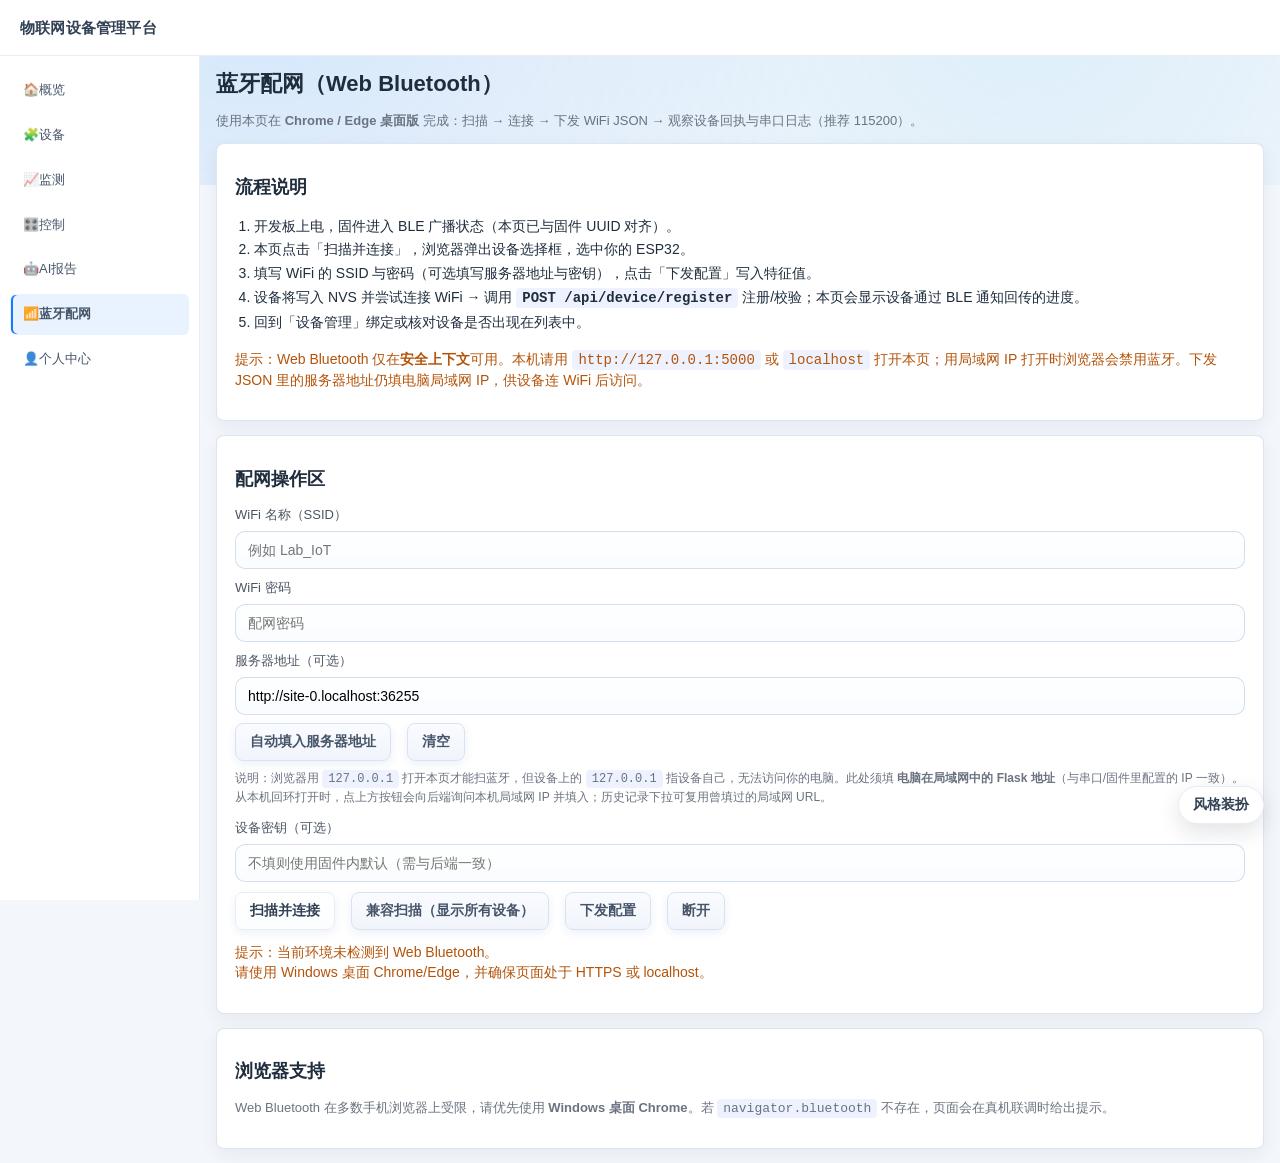
<file: static/pages/ble_setup.html>
<!DOCTYPE html>
<html lang="zh-CN">
<head>
  <meta charset="UTF-8" />
  <meta name="viewport" content="width=device-width, initial-scale=1.0" />
  <title>蓝牙配网 — 物联网设备管理平台</title>
  <link rel="stylesheet" href="/static/css/common.css" />
</head>
<body data-page="ble">
  <header class="topbar">
    <span class="brand">物联网设备管理平台</span>
    <nav>
      <a href="/pages/index.html" data-nav="index">概览</a>
      <a href="/pages/devices.html" data-nav="devices">设备</a>
      <a href="/pages/monitor.html" data-nav="monitor">监测</a>
      <a href="/pages/control.html" data-nav="control">控制</a>
      <a href="/pages/ai_report.html" data-nav="ai">AI报告</a>
      <a href="/pages/ble_setup.html" data-nav="ble">蓝牙配网</a>
      <a href="/pages/profile.html" data-nav="profile">个人中心</a>
    </nav>
  </header>
  <main class="container">
    <h1>蓝牙配网（Web Bluetooth）</h1>
    <p class="muted">使用本页在 <strong>Chrome / Edge 桌面版</strong> 完成：扫描 → 连接 → 下发 WiFi JSON → 观察设备回执与串口日志（推荐 115200）。</p>

    <section class="card wide">
      <h2>流程说明</h2>
      <ol class="steps">
        <li>开发板上电，固件进入 BLE 广播状态（本页已与固件 UUID 对齐）。</li>
        <li>本页点击「扫描并连接」，浏览器弹出设备选择框，选中你的 ESP32。</li>
        <li>填写 WiFi 的 SSID 与密码（可选填写服务器地址与密钥），点击「下发配置」写入特征值。</li>
        <li>设备将写入 NVS 并尝试连接 WiFi → 调用 <strong><code>POST /api/device/register</code></strong> 注册/校验；本页会显示设备通过 BLE 通知回传的进度。</li>
        <li>回到「设备管理」绑定或核对设备是否出现在列表中。</li>
      </ol>
      <p class="tip">提示：Web Bluetooth 仅在<strong>安全上下文</strong>可用。本机请用 <code>http://127.0.0.1:5000</code> 或 <code>localhost</code> 打开本页；用局域网 IP 打开时浏览器会禁用蓝牙。下发 JSON 里的服务器地址仍填电脑局域网 IP，供设备连 WiFi 后访问。</p>
    </section>

    <section class="card wide">
      <h2>配网操作区</h2>
      <label>WiFi 名称（SSID）</label>
      <input type="text" id="ssid" placeholder="例如 Lab_IoT" />
      <label>WiFi 密码</label>
      <input type="password" id="pwd" placeholder="配网密码" />
      <label>服务器地址（可选）</label>
      <input type="text" id="server" list="server-history" autocomplete="off" placeholder="填电脑局域网 IP，如 http://192.168.1.5:5000（勿填 127.0.0.1）" />
      <datalist id="server-history"></datalist>
      <div class="btn-row ble-server-actions">
        <button type="button" class="btn inline btn-secondary" id="btn-server-origin">自动填入服务器地址</button>
        <button type="button" class="btn inline btn-secondary" id="btn-server-clear">清空</button>
      </div>
      <p class="muted ble-server-hint">说明：浏览器用 <code>127.0.0.1</code> 打开本页才能扫蓝牙，但设备上的 <code>127.0.0.1</code> 指设备自己，无法访问你的电脑。此处须填 <strong>电脑在局域网中的 Flask 地址</strong>（与串口/固件里配置的 IP 一致）。从本机回环打开时，点上方按钮会向后端询问本机局域网 IP 并填入；历史记录下拉可复用曾填过的局域网 URL。</p>
      <label>设备密钥（可选）</label>
      <input type="text" id="secret" placeholder="不填则使用固件内默认（需与后端一致）" />
      <div class="btn-row">
        <button type="button" class="btn inline" id="btn-scan">扫描并连接</button>
        <button type="button" class="btn inline btn-secondary" id="btn-scan-all">兼容扫描（显示所有设备）</button>
        <button type="button" class="btn inline btn-secondary" id="btn-send">下发配置</button>
        <button type="button" class="btn inline btn-secondary" id="btn-disconnect">断开</button>
      </div>
      <p id="log" class="tip log-box"></p>
    </section>

    <section class="card wide">
      <h2>浏览器支持</h2>
      <p class="muted">Web Bluetooth 在多数手机浏览器上受限，请优先使用 <strong>Windows 桌面 Chrome</strong>。若 <code>navigator.bluetooth</code> 不存在，页面会在真机联调时给出提示。</p>
    </section>
  </main>
  <script src="/static/js/nav.js"></script>
  <script src="/static/js/toast.js"></script>
  <script src="/static/js/api.js"></script>
  <script>
    // UUID 需与固件完全一致（见 firmware/esp32_ble_provisioning_gateway）
    const SERVICE_UUID = "9b5c0001-3f38-4f4a-9c2f-2b6c2e4b5c01";
    const CHAR_CONFIG_UUID = "9b5c0002-3f38-4f4a-9c2f-2b6c2e4b5c01"; // write
    const CHAR_STATUS_UUID = "9b5c0003-3f38-4f4a-9c2f-2b6c2e4b5c01"; // notify/read

    let g_device = null;
    let g_server = null;
    let g_configChar = null;
    let g_statusChar = null;

    var SERVER_HISTORY_KEY = "ble_server_base_history";
    var SERVER_LAST_KEY = "ble_server_base_last";
    var SERVER_HISTORY_MAX = 10;

    function loadServerHistoryList() {
      try {
        var raw = localStorage.getItem(SERVER_HISTORY_KEY);
        var arr = raw ? JSON.parse(raw) : [];
        return Array.isArray(arr) ? arr : [];
      } catch (_) {
        return [];
      }
    }

    /** 设备访问的 Base URL 不能是回环：设备上的 127.0.0.1 不是开发机 */
    function isLoopbackServerUrl(url) {
      try {
        var u = new URL(String(url).trim());
        var h = (u.hostname || "").toLowerCase();
        return h === "localhost" || h === "127.0.0.1" || h === "::1";
      } catch (_) {
        return false;
      }
    }

    function isLoopbackPage() {
      var h = (location.hostname || "").toLowerCase();
      return h === "localhost" || h === "127.0.0.1" || h === "::1";
    }

    function saveServerUrl(url) {
      var u = String(url || "").trim();
      if (!u) return;
      if (isLoopbackServerUrl(u)) return;
      try {
        var list = loadServerHistoryList().filter(function (x) {
          return x !== u;
        });
        list.unshift(u);
        if (list.length > SERVER_HISTORY_MAX) list = list.slice(0, SERVER_HISTORY_MAX);
        localStorage.setItem(SERVER_HISTORY_KEY, JSON.stringify(list));
        localStorage.setItem(SERVER_LAST_KEY, u);
      } catch (_) {}
      refreshServerDatalist();
    }

    function refreshServerDatalist() {
      var dl = document.getElementById("server-history");
      if (!dl) return;
      dl.innerHTML = "";
      loadServerHistoryList().forEach(function (u) {
        if (isLoopbackServerUrl(u)) return;
        var o = document.createElement("option");
        o.value = u;
        dl.appendChild(o);
      });
    }

    function initServerField() {
      var inp = document.getElementById("server");
      if (!inp) return;
      var last = null;
      try {
        last = localStorage.getItem(SERVER_LAST_KEY);
      } catch (_) {}
      if (last) {
        if (isLoopbackServerUrl(last)) {
          try {
            localStorage.removeItem(SERVER_LAST_KEY);
          } catch (_) {}
        } else {
          inp.value = last;
        }
      }
      if (!inp.value && (location.protocol === "http:" || location.protocol === "https:")) {
        if (!isLoopbackPage()) {
          inp.value = location.origin;
        }
      }
      refreshServerDatalist();
    }

    async function fillServerOrigin() {
      var inp = document.getElementById("server");
      if (!inp) return;
      if (!(location.protocol === "http:" || location.protocol === "https:")) {
        showToast("当前非 http(s) 页面，请手动输入", "info");
        return;
      }
      if (!isLoopbackPage()) {
        inp.value = location.origin;
        showToast("已填入 " + location.origin, "info");
        return;
      }
      try {
        var d = await apiFetch("/api/server/lan-hint");
        var base = d && d.base ? String(d.base).trim() : "";
        var ip = d && d.ip ? String(d.ip).trim() : "";
        if (!base || ip === "127.0.0.1" || isLoopbackServerUrl(base)) {
          showToast("未能检测到可用的局域网 IP，请手动填写，例如 http://192.168.1.5:5000", "err");
          inp.focus();
          return;
        }
        inp.value = base;
        showToast("已填入 " + base + "（供设备访问，非本页浏览器地址）", "info");
      } catch (e) {
        showToast(
          (e && e.message ? e.message : "获取局域网地址失败") + "，请手动填写电脑局域网 IP",
          "err"
        );
        inp.focus();
      }
    }

    function setLog(msg) {
      document.getElementById("log").textContent = msg;
    }
    function appendLog(line) {
      const el = document.getElementById("log");
      el.textContent = (el.textContent ? el.textContent + "\n" : "") + line;
    }
    function ensureBluetooth() {
      if (!navigator.bluetooth) {
        throw new Error("当前浏览器不支持 Web Bluetooth，或页面不在安全上下文（需 HTTPS 或 localhost）。请使用 Windows 桌面 Chrome/Edge。");
      }
    }
    function decodeValue(value) {
      try {
        return new TextDecoder("utf-8").decode(value);
      } catch (e) {
        return String(value);
      }
    }
    function now() {
      const d = new Date();
      return d.toLocaleTimeString();
    }

    function formatBleError(e) {
      // https://webbluetoothcg.github.io/web-bluetooth/#dom-domexception-name
      const name = e && e.name ? e.name : "";
      const msg = e && e.message ? e.message : String(e);
      if (name === "NotAllowedError") {
        return "你取消/关闭了设备选择框，或浏览器拦截了蓝牙权限。请重新点「扫描并连接」，在弹窗里选择 ESP32。";
      }
      if (name === "NotFoundError") {
        return "未发现匹配设备（可能固件未广播/距离远/或按 UUID 过滤过严）。可试「兼容扫描（显示所有设备）」。";
      }
      if (name === "SecurityError") {
        return "安全上下文限制：需要 HTTPS 或 localhost 才能使用 Web Bluetooth。";
      }
      return `${name ? name + ": " : ""}${msg}`;
    }

    async function connectBle(useAcceptAllDevices) {
      ensureBluetooth();
      setLog("");
      appendLog(`[${now()}] 打开蓝牙设备选择框...`);

      // 默认：按 service 过滤（弹窗更干净）。兼容模式：显示全部设备（适合固件未在广告里带 service UUID，或 Windows 扫描不稳定时）。
      const req = useAcceptAllDevices
        ? { acceptAllDevices: true, optionalServices: [SERVICE_UUID] }
        : { filters: [{ services: [SERVICE_UUID] }], optionalServices: [SERVICE_UUID] };
      g_device = await navigator.bluetooth.requestDevice(req);

      g_device.addEventListener("gattserverdisconnected", () => {
        appendLog(`[${now()}] 设备已断开`);
        g_server = null;
        g_configChar = null;
        g_statusChar = null;
      });

      appendLog(`[${now()}] 已选择设备：${g_device.name || "(未命名)"}，正在连接...`);
      g_server = await g_device.gatt.connect();

      const svc = await g_server.getPrimaryService(SERVICE_UUID);
      g_configChar = await svc.getCharacteristic(CHAR_CONFIG_UUID);
      g_statusChar = await svc.getCharacteristic(CHAR_STATUS_UUID);

      appendLog(`[${now()}] 已连接，正在订阅状态通知...`);
      await g_statusChar.startNotifications();
      g_statusChar.addEventListener("characteristicvaluechanged", (event) => {
        const v = event.target.value;
        appendLog(`[${now()}] 设备回执：${decodeValue(v)}`);
      });

      // 读一次当前状态（可选）
      try {
        const v = await g_statusChar.readValue();
        appendLog(`[${now()}] 当前状态：${decodeValue(v)}`);
      } catch (e) {
        // 某些实现不允许 read，仅 notify，忽略即可
      }

      appendLog(`[${now()}] 就绪：可下发配置`);
    }

    async function sendConfig() {
      if (!g_configChar) throw new Error("尚未连接设备，请先点击「扫描并连接」。");
      const ssid = document.getElementById("ssid").value.trim();
      const pwd = document.getElementById("pwd").value;
      const server = document.getElementById("server").value.trim();
      const secret = document.getElementById("secret").value.trim();
      if (!ssid) throw new Error("请先填写 SSID。");
      if (server && isLoopbackServerUrl(server)) {
        throw new Error(
          "服务器地址不能为 127.0.0.1 或 localhost：在设备上回环指设备自己，无法访问你的电脑。请改为电脑局域网 IP，例如 http://192.168.188.19:5000"
        );
      }

      const payload = {
        ssid,
        password: pwd,
      };
      if (server) payload.server_base = server;
      if (secret) payload.device_secret = secret;

      const json = JSON.stringify(payload);
      appendLog(`[${now()}] 下发 JSON：${json}`);
      await g_configChar.writeValue(new TextEncoder().encode(json));
      appendLog(`[${now()}] 已写入特征值，等待设备处理...`);
      if (server) saveServerUrl(server);
    }

    async function disconnectBle() {
      if (g_device && g_device.gatt && g_device.gatt.connected) {
        g_device.gatt.disconnect();
      }
    }

    document.getElementById("btn-scan").addEventListener("click", async () => {
      try {
        await connectBle(false);
      } catch (e) {
        appendLog(`[${now()}] 失败：${formatBleError(e)}`);
        appendLog("排查：1) 使用 Chrome/Edge 桌面版；2) HTTPS/localhost；3) Windows 蓝牙已开启；4) 固件正在广播。");
        showToast("蓝牙连接失败", "err");
      }
    });
    document.getElementById("btn-scan-all").addEventListener("click", async () => {
      try {
        await connectBle(true);
      } catch (e) {
        appendLog(`[${now()}] 失败：${formatBleError(e)}`);
        appendLog("排查：1) Windows 蓝牙是否开启；2) ESP32 是否在广播（重启/靠近）；3) 若列表很长，优先找名称类似 ESP32-PROV-xxxxxx。");
        showToast("兼容扫描失败", "err");
      }
    });
    document.getElementById("btn-send").addEventListener("click", async () => {
      try {
        await sendConfig();
        showToast("配置已下发，等待设备回执", "ok");
      } catch (e) {
        appendLog(`[${now()}] 失败：${e && e.message ? e.message : e}`);
        showToast(e && e.message ? e.message : "配置下发失败", "err");
      }
    });
    document.getElementById("btn-disconnect").addEventListener("click", async () => {
      try {
        await disconnectBle();
        showToast("蓝牙已断开", "info");
      } catch (e) {
        appendLog(`[${now()}] 断开失败：${e && e.message ? e.message : e}`);
        showToast("断开失败", "err");
      }
    });

    document.getElementById("btn-server-origin").addEventListener("click", function () {
      fillServerOrigin();
    });
    (function syncServerFillButtonLabel() {
      var btn = document.getElementById("btn-server-origin");
      if (btn && isLoopbackPage()) btn.textContent = "自动填入局域网地址";
    })();
    document.getElementById("btn-server-clear").addEventListener("click", function () {
      var inp = document.getElementById("server");
      if (inp) inp.value = "";
    });

    initServerField();

    // 首屏提示
    if (!navigator.bluetooth) {
      setLog("提示：当前环境未检测到 Web Bluetooth。\n请使用 Windows 桌面 Chrome/Edge，并确保页面处于 HTTPS 或 localhost。");
    } else {
      setLog("就绪：点击「扫描并连接」。");
    }
  </script>
</body>
</html>
</file>
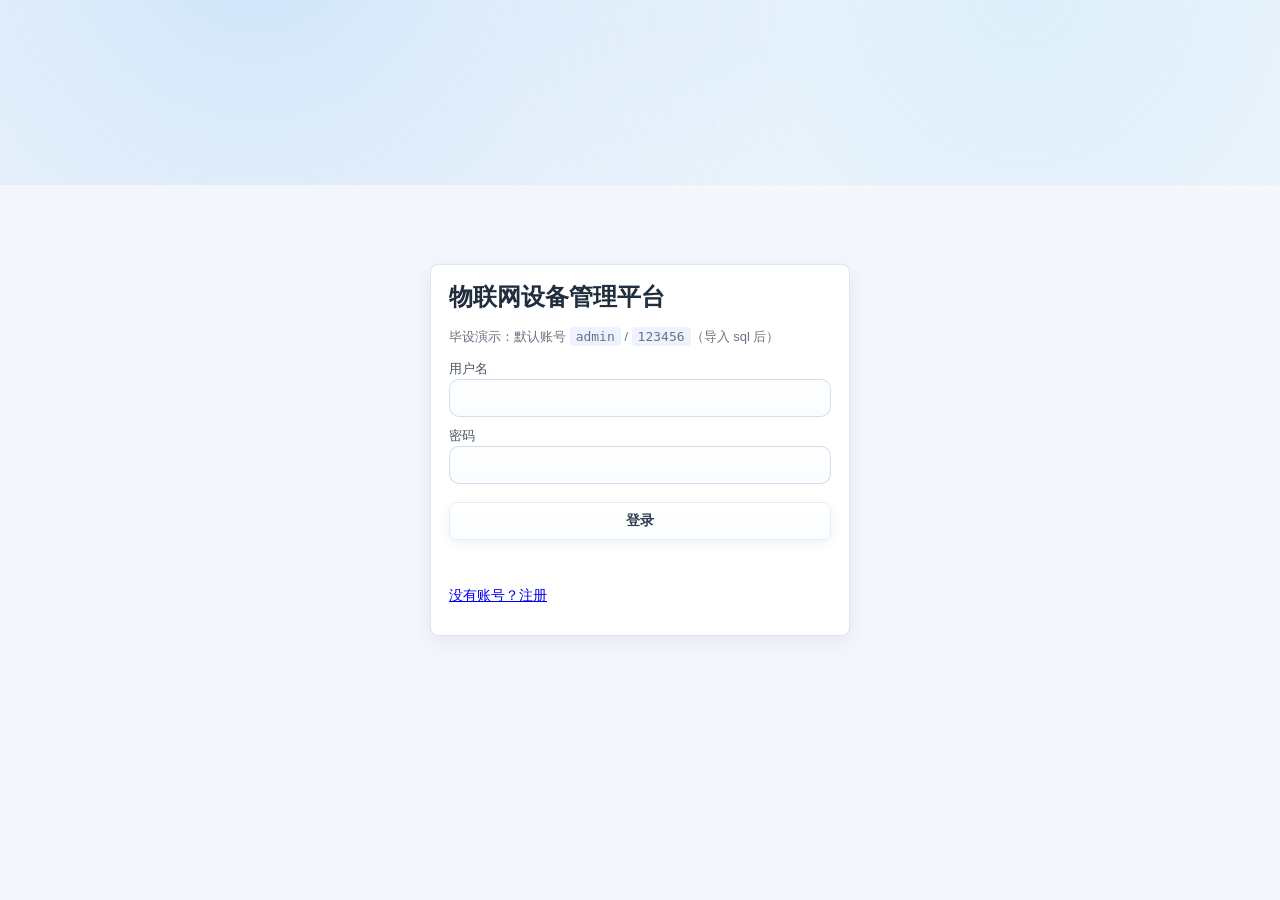
<file: static/pages/login.html>
<!DOCTYPE html>
<html lang="zh-CN">
<head>
  <meta charset="UTF-8" />
  <meta name="viewport" content="width=device-width, initial-scale=1.0" />
  <title>登录 — 物联网设备管理平台</title>
  <link rel="stylesheet" href="/static/css/common.css" />
</head>
<body class="page-center">
  <main class="card">
    <h1>物联网设备管理平台</h1>
    <p class="muted">毕设演示：默认账号 <code>admin</code> / <code>123456</code>（导入 sql 后）</p>
    <form id="form-login">
      <label>用户名<input name="username" required autocomplete="username" /></label>
      <label>密码<input name="password" type="password" required autocomplete="current-password" /></label>
      <button type="submit">登录</button>
    </form>
    <p id="tip" class="tip"></p>
    <p><a href="/pages/register.html">没有账号？注册</a></p>
  </main>
  <script src="/static/js/api.js"></script>
  <script>
    document.getElementById("form-login").addEventListener("submit", async (e) => {
      e.preventDefault();
      const tip = document.getElementById("tip");
      tip.textContent = "";
      const fd = new FormData(e.target);
      const body = { username: fd.get("username"), password: fd.get("password") };
      try {
        await apiFetch("/api/auth/login", { method: "POST", body: JSON.stringify(body) });
        tip.textContent = "登录成功，正在跳转…";
        window.location.href = "/pages/index.html";
      } catch (err) {
        tip.textContent = err.message || "登录失败";
      }
    });
  </script>
</body>
</html>
</file>
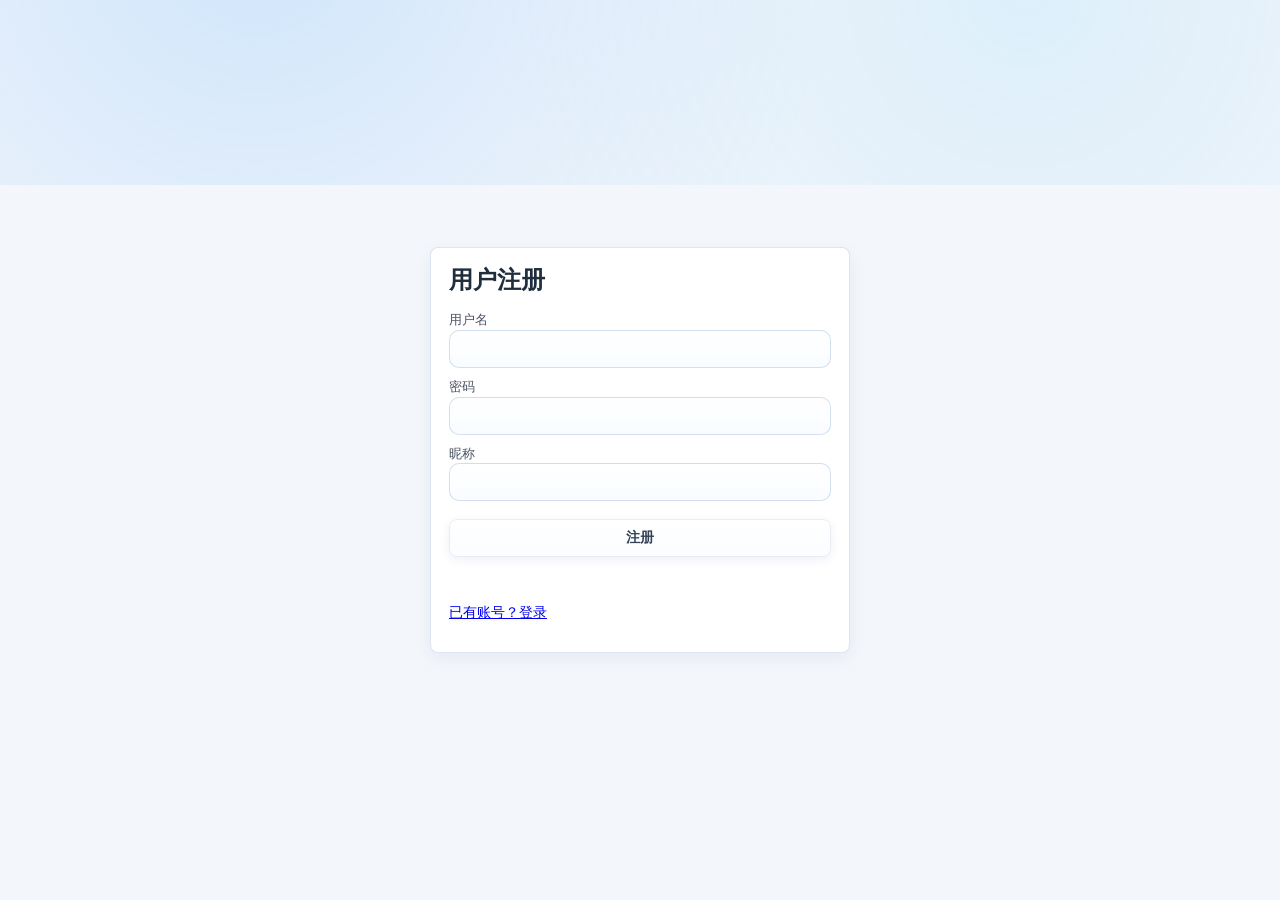
<file: static/pages/register.html>
<!DOCTYPE html>
<html lang="zh-CN">
<head>
  <meta charset="UTF-8" />
  <meta name="viewport" content="width=device-width, initial-scale=1.0" />
  <title>注册 — 物联网设备管理平台</title>
  <link rel="stylesheet" href="/static/css/common.css" />
</head>
<body class="page-center">
  <main class="card">
    <h1>用户注册</h1>
    <form id="form-reg">
      <label>用户名<input name="username" required minlength="3" /></label>
      <label>密码<input name="password" type="password" required minlength="6" /></label>
      <label>昵称<input name="nickname" /></label>
      <button type="submit">注册</button>
    </form>
    <p id="tip" class="tip"></p>
    <p><a href="/pages/login.html">已有账号？登录</a></p>
  </main>
  <script src="/static/js/api.js"></script>
  <script>
    document.getElementById("form-reg").addEventListener("submit", async (e) => {
      e.preventDefault();
      const tip = document.getElementById("tip");
      tip.textContent = "";
      const fd = new FormData(e.target);
      const body = {
        username: fd.get("username"),
        password: fd.get("password"),
        nickname: fd.get("nickname") || undefined,
      };
      try {
        await apiFetch("/api/auth/register", { method: "POST", body: JSON.stringify(body) });
        tip.textContent = "注册成功，请登录";
        setTimeout(() => (window.location.href = "/pages/login.html"), 800);
      } catch (err) {
        tip.textContent = err.message || "注册失败";
      }
    });
  </script>
</body>
</html>
</file>
<file: static/css/common.css>
/* 全站基础样式：毕设演示用简洁风 */
:root {
  --bg: #f3f6fb;
  --sidebar-bg: #ffffff;
  --topbar-bg: #ffffff;
  --card: #ffffff;
  --text: #1f2d3d;
  --muted: #6b7280;
  --primary: #1677ff;
  --primary-dark: #0958d9;
  --primary-soft: #e8f3ff;
  --border: #e8edf3;
  --ring: rgba(24, 144, 255, 0.2);
  --shadow-soft: 0 6px 18px rgba(26, 38, 57, 0.06);
  --glass-strong: rgba(236, 246, 255, 0.92);
  --glass-soft: rgba(247, 251, 255, 0.86);
  --glass-line: rgba(167, 188, 218, 0.38);
}
* { box-sizing: border-box; }
html {
  overflow-x: hidden;
  max-width: 100%;
}
body {
  max-width: 100%;
  overflow-x: hidden;
  margin: 0;
  font-family: "Segoe UI", "Microsoft YaHei", sans-serif;
  background: var(--bg);
  color: var(--text);
  line-height: 1.45;
  position: relative;
  font-size: 14px;
  animation: page-fade-in 0.2s ease;
}
/* 多页跳转时整页淡入会叠加入场动画，业务页关闭以减轻“切换迟钝”感 */
body[data-page] {
  animation: none;
}
body::before {
  content: "";
  position: fixed;
  top: -15%;
  left: 0;
  right: 0;
  width: 100%;
  max-width: 100%;
  height: 320px;
  background: radial-gradient(circle at 20% 20%, rgba(24, 144, 255, 0.16), transparent 55%),
              radial-gradient(circle at 80% 40%, rgba(56, 189, 248, 0.12), transparent 50%);
  pointer-events: none;
  z-index: -1;
  animation: bg-float 14s ease-in-out infinite alternate;
}
.page-center {
  min-height: 100vh;
  display: flex;
  align-items: center;
  justify-content: center;
  padding: 24px;
}
.card {
  background: var(--card);
  padding: 16px 18px;
  border-radius: 8px;
  border: 1px solid rgba(167, 188, 218, 0.38);
  box-shadow: var(--shadow-soft);
  max-width: 420px;
  width: 100%;
  transition: transform 0.22s ease, box-shadow 0.22s ease, border-color 0.22s ease;
  animation: card-in .28s ease both;
  backdrop-filter: blur(3px);
}
body[data-page] .card:hover {
  transform: translateY(-2px);
  box-shadow: 0 12px 28px rgba(15, 23, 42, 0.08);
  border-color: #d7e3f1;
}
.container .card,
.card.wide {
  max-width: none;
}
.container {
  max-width: none;
  width: auto;
  margin: 0;
  padding: 20px;
}
.container > .card + .card {
  margin-top: 14px;
}
.page-head {
  display: flex;
  align-items: end;
  justify-content: space-between;
  gap: 12px;
  margin-bottom: 14px;
}
.overview-hero {
  max-width: none;
  display: flex;
  align-items: center;
  justify-content: space-between;
  gap: 16px;
  background: linear-gradient(90deg, #eef6ff 0%, #f8fbff 60%, #ffffff 100%);
}
.hero-kicker {
  margin: 0;
  color: #3b82f6;
  font-size: 12px;
  font-weight: 700;
  text-transform: uppercase;
  letter-spacing: 0.08em;
}
.hero-actions .btn.inline {
  margin-right: 0;
}
.page-head h1 {
  margin: 0;
}
.page-head .muted {
  margin: 4px 0 0;
}
.topbar {
  display: flex;
  align-items: center;
  justify-content: space-between;
  flex-wrap: wrap;
  gap: 8px;
  padding: 12px 20px;
  background: var(--topbar-bg);
  border-bottom: 1px solid var(--border);
}
.topbar .brand {
  font-weight: 600;
  color: #334155;
  letter-spacing: 0.2px;
}
.topbar nav {
  display: flex;
  align-items: center;
  flex-wrap: wrap;
  gap: 4px 8px;
}
.topbar nav a {
  color: #4b5563;
  text-decoration: none;
  padding: 8px 12px;
  border-radius: 6px;
  font-size: 13px;
  font-weight: 500;
  transition: background-color 0.18s ease, color 0.18s ease, transform 0.18s ease;
  display: inline-flex;
  align-items: center;
  gap: 6px;
}
.topbar nav a .nav-icon {
  width: 16px;
  text-align: center;
  font-size: 13px;
  opacity: 0.85;
}
.topbar nav a.active {
  font-weight: 600;
  color: var(--primary);
  background: var(--primary-soft);
  box-shadow: inset 2px 0 0 var(--primary);
  animation: nav-active-pop 0.22s ease;
}
.topbar nav a:hover {
  background: #f4f7fb;
  transform: translateX(1px);
}
h1 { font-size: 24px; margin-top: 0; line-height: 1.3; }
h2 { font-size: 18px; line-height: 1.35; }
.muted { color: var(--muted); font-size: 13px; }
label { display: block; margin: 10px 0 6px; font-size: 13px; color: #4b5563; }
input {
  width: 100%;
  height: 38px;
  padding: 0 12px;
  border: 1px solid rgba(168, 188, 220, 0.48);
  border-radius: 10px;
  background: linear-gradient(180deg, rgba(255, 255, 255, 0.92) 0%, rgba(248, 252, 255, 0.86) 100%);
  backdrop-filter: blur(4px);
  font-size: 14px;
  transition: border-color 0.18s ease, box-shadow 0.18s ease, background-color 0.18s ease;
}
button,
.btn {
  margin-top: 12px;
  width: 100%;
  height: 38px;
  padding: 0 14px;
  border: 1px solid var(--border);
  border-radius: 8px;
  background: linear-gradient(180deg, #ffffff 0%, #fbfdff 100%);
  color: #334155;
  font-size: 14px;
  font-weight: 600;
  cursor: pointer;
  transition: background .18s ease, transform .12s ease, box-shadow .18s ease, filter .18s ease;
  position: relative;
  overflow: hidden;
  transform: perspective(600px) rotateX(0deg) rotateY(0deg);
  transform-style: preserve-3d;
  box-shadow: 0 3px 10px rgba(30, 64, 175, 0.08);
}
button.inline,
.btn.inline {
  width: auto;
  margin-top: 0;
  margin-right: 8px;
}
.btn-secondary {
  background: linear-gradient(180deg, #f9fbff 0%, #f1f5fb 100%);
  color: #475569;
  border-color: #d8e2f1;
}
.btn-danger {
  background: linear-gradient(180deg, #fff5f5 0%, #ffeaea 100%);
  color: #b91c1c;
  border-color: #fecaca;
}
button:hover,
.btn:hover {
  background: linear-gradient(180deg, #ffffff 0%, #f2f8ff 100%);
  border-color: #a8cdfd;
  box-shadow: 0 12px 24px rgba(30, 64, 175, 0.2), 0 4px 10px rgba(30, 64, 175, 0.08);
  filter: saturate(1.05);
  transform: perspective(600px) rotateX(var(--brx, 0deg)) rotateY(var(--bry, 0deg)) translateY(-1px) scale(var(--bscale, 1));
}
.btn-secondary:hover {
  background: linear-gradient(180deg, #ffffff 0%, #edf4ff 100%);
  border-color: #bfd2ee;
}
.btn-danger:hover {
  background: linear-gradient(180deg, #fff8f8 0%, #ffe1e1 100%);
  border-color: #fca5a5;
  box-shadow: 0 12px 24px rgba(239, 68, 68, 0.16), 0 4px 10px rgba(239, 68, 68, 0.08);
}
button:active,
.btn:active {
  transform: translateY(1px);
}
.btn::after {
  content: "";
  position: absolute;
  top: 0;
  left: -120%;
  width: 50%;
  height: 100%;
  background: linear-gradient(120deg, transparent, rgba(255, 255, 255, 0.35), transparent);
  transition: left 0.35s ease;
  pointer-events: none;
}
.btn:hover::after {
  left: 135%;
}
button::before,
.btn::before {
  content: "";
  position: absolute;
  inset: 0;
  border-radius: inherit;
  pointer-events: none;
  opacity: 0;
  background: linear-gradient(
    110deg,
    transparent 24%,
    rgba(56, 189, 248, 0.08) 40%,
    rgba(56, 189, 248, 0.48) 50%,
    rgba(99, 102, 241, 0.34) 56%,
    rgba(56, 189, 248, 0.12) 64%,
    transparent 80%
  );
  background-size: 220% 100%;
  background-position: 120% 0;
  transition: opacity 0.2s ease;
}
button:hover::before,
.btn:hover::before {
  opacity: 1;
  animation: glow-sweep 1.05s ease-in-out infinite;
}
button:disabled,
.btn:disabled {
  cursor: not-allowed;
  opacity: 0.6;
  box-shadow: none;
}
.btn-row {
  display: flex;
  flex-wrap: wrap;
  align-items: center;
  gap: 8px;
  margin-top: 10px;
}
.btn-row button,
.btn-row .btn {
  width: auto;
  margin-top: 0;
}
.tip { min-height: 1.2em; color: #b45309; }
.err { color: #dc2626; }
.ok { color: #059669; }
code { background: #eef2ff; padding: 2px 6px; border-radius: 4px; }

.stat-grid {
  display: grid;
  grid-template-columns: repeat(auto-fit, minmax(160px, 1fr));
  gap: 16px;
  margin: 16px 0;
}
.kpi-strip {
  display: grid;
  grid-template-columns: repeat(4, minmax(0, 1fr));
  gap: 12px;
  margin: 0 0 12px;
}
.kpi-card {
  background: #fff;
  border: 1px solid rgba(167, 188, 218, 0.4);
  border-radius: 12px;
  padding: 12px 14px 10px;
  transition: transform 0.2s ease, box-shadow 0.2s ease, border-color 0.2s ease;
  backdrop-filter: blur(3px);
}
.kpi-card:hover {
  transform: translateY(-2px);
  border-color: #d8e8ff;
  box-shadow: 0 10px 22px rgba(59, 130, 246, 0.1);
}
.kpi-card .kpi-label {
  font-size: 12px;
  color: var(--muted);
}
.kpi-card .kpi-value {
  margin-top: 8px;
  font-size: 22px;
  font-weight: 700;
  color: #0f172a;
  line-height: 1.2;
}
.kpi-card-clean {
  background: #ffffff;
  box-shadow: none;
}
.stat-box {
  background: #fff;
  border: 1px solid var(--border);
  border-radius: 8px;
  padding: 14px;
  transition: border-color 0.2s ease, box-shadow 0.2s ease;
}
.stat-box:hover {
  border-color: #cae4ff;
  box-shadow: 0 6px 14px rgba(59, 130, 246, 0.12);
}
.stat-box strong {
  display: block;
  font-size: 28px;
  color: var(--primary);
}
.data-table {
  width: 100%;
  border-collapse: collapse;
  font-size: 13px;
  margin-top: 10px;
}
.data-table th,
.data-table td {
  border: 1px solid var(--border);
  padding: 9px 10px;
  text-align: left;
  vertical-align: middle;
}
.data-table th {
  background: linear-gradient(180deg, var(--glass-strong) 0%, var(--glass-soft) 100%);
  color: #4b5563;
  font-weight: 600;
}
.data-table td {
  background: linear-gradient(180deg, rgba(255, 255, 255, 0.7) 0%, rgba(250, 253, 255, 0.64) 100%);
}
.data-table tbody tr {
  transition: background-color 0.18s ease;
}
.data-table tbody tr:hover {
  background: #f8fbff;
}
.table-actions {
  display: inline-flex;
  flex-wrap: wrap;
  gap: 6px;
}
.table-actions .btn.inline {
  margin-right: 0;
}
.form-grid {
  display: grid;
  grid-template-columns: 1fr 1fr;
  gap: 12px 16px;
  margin-top: 12px;
}
@media (max-width: 640px) {
  .form-grid { grid-template-columns: 1fr; }
}
textarea {
  width: 100%;
  min-height: 88px;
  padding: 8px 12px;
  border: 1px solid var(--glass-line);
  border-radius: 10px;
  background: linear-gradient(180deg, var(--glass-strong) 0%, var(--glass-soft) 100%);
  backdrop-filter: blur(4px);
  font-family: inherit;
  font-size: 14px;
}
select {
  width: 100%;
  height: 38px;
  padding: 0 12px;
  border-radius: 10px;
  border: 1px solid var(--glass-line);
  background: linear-gradient(180deg, var(--glass-strong) 0%, var(--glass-soft) 100%);
  backdrop-filter: blur(4px);
  font-size: 14px;
}
input:focus,
textarea:focus,
select:focus,
button:focus-visible,
.btn:focus-visible {
  outline: none;
  border-color: var(--primary);
  box-shadow: 0 0 0 3px var(--ring);
}
.steps {
  list-style: decimal;
  padding-left: 1.2rem;
  line-height: 1.7;
}
.chart-wrap {
  position: relative;
  height: 320px;
  margin-top: 10px;
}
.chart-wrap canvas {
  border-radius: 8px;
}
.report-detail {
  white-space: pre-wrap;
  line-height: 1.65;
  margin-top: 10px;
  padding: 12px;
  background: #f8fafc;
  border-radius: 8px;
  max-height: 360px;
  overflow: auto;
}

.card.wide {
  overflow-x: auto;
  min-width: 0;
  max-width: 100%;
}
.card-head {
  display: flex;
  align-items: start;
  justify-content: space-between;
  gap: 10px;
  margin-bottom: 10px;
}
.card-head h2 {
  margin: 0;
}
.card-head .muted {
  margin: 4px 0 0;
}
.grid-3 {
  display: grid;
  grid-template-columns: repeat(3, minmax(0, 1fr));
  gap: 12px 14px;
}
.grid-2 {
  display: grid;
  grid-template-columns: repeat(2, minmax(0, 1fr));
  gap: 12px;
}
.kv-grid {
  display: grid;
  grid-template-columns: repeat(2, minmax(0, 1fr));
  gap: 10px;
}
.kv-item {
  border: 1px solid var(--border);
  border-radius: 8px;
  padding: 10px 12px;
  background: #fcfdff;
}
.kv-item span {
  display: block;
  color: var(--muted);
  font-size: 12px;
}
.kv-item strong {
  display: block;
  margin-top: 4px;
  font-size: 15px;
  color: #0f172a;
}
.quick-links {
  display: grid;
  grid-template-columns: 1fr 1fr;
  gap: 8px;
}
.quick-links.clean {
  gap: 10px;
}
.action-tile {
  display: block;
  border: 1px solid rgba(167, 188, 218, 0.42);
  border-radius: 12px;
  padding: 12px;
  text-decoration: none;
  background: linear-gradient(180deg, #ffffff 0%, #fbfdff 100%);
  transition: transform 0.22s cubic-bezier(.2,.8,.2,1), border-color 0.2s ease, box-shadow 0.22s ease, background-color 0.2s ease;
  position: relative;
  transform: perspective(700px) translateY(0) rotateX(0deg) rotateY(0deg) scale(1);
  will-change: transform, box-shadow;
  transform-style: preserve-3d;
  overflow: hidden;
}
.action-tile .tile-glow {
  position: absolute;
  inset: 0;
  border-radius: inherit;
  pointer-events: none;
  opacity: 0;
  background: linear-gradient(
    110deg,
    transparent 22%,
    rgba(56, 189, 248, 0.08) 38%,
    rgba(56, 189, 248, 0.45) 48%,
    rgba(99, 102, 241, 0.35) 53%,
    rgba(56, 189, 248, 0.12) 62%,
    transparent 78%
  );
  background-size: 220% 100%;
  background-position: 120% 0;
  transition: opacity 0.24s ease, background-position 0.24s ease;
}
.action-tile::before {
  content: "";
  position: absolute;
  inset: 0;
  border-radius: inherit;
  pointer-events: none;
  box-shadow: inset 0 1px 0 rgba(255, 255, 255, 0.82);
}
.action-tile::after {
  content: "";
  position: absolute;
  width: 180px;
  height: 180px;
  left: var(--mx, 50%);
  top: var(--my, 50%);
  transform: translate(-50%, -50%);
  background: radial-gradient(circle, rgba(99, 179, 255, 0.28) 0%, rgba(99, 179, 255, 0.08) 35%, rgba(99, 179, 255, 0) 70%);
  pointer-events: none;
  opacity: 0;
  transition: opacity 0.22s ease;
}
.action-tile strong {
  display: block;
  color: #0f172a;
  font-size: 14px;
}
.action-tile span {
  display: block;
  margin-top: 4px;
  color: #64748b;
  font-size: 12px;
}
.action-tile:hover {
  transform: perspective(700px) translateY(-8px) rotateX(var(--rx, 0deg)) rotateY(var(--ry, 0deg)) scale(1.015);
  border-color: #a8cdfd;
  box-shadow: 0 22px 40px rgba(30, 64, 175, 0.24), 0 8px 16px rgba(30, 64, 175, 0.1), 0 0 0 1px rgba(96, 165, 250, 0.18) inset;
  background: linear-gradient(180deg, #ffffff 0%, #f2f8ff 100%);
}
.action-tile:hover::after {
  opacity: 1;
}
.action-tile:hover .tile-glow {
  opacity: 1;
  animation: glow-sweep 1.2s ease-in-out infinite;
}
.action-tile:active {
  transform: translateY(-3px) scale(1.008);
}
.status-pill {
  display: inline-flex;
  align-items: center;
  justify-content: center;
  min-width: 48px;
  height: 24px;
  padding: 0 8px;
  border-radius: 999px;
  font-size: 12px;
  font-weight: 600;
}
.status-pill.on {
  color: #047857;
  background: #d1fae5;
}
.status-pill.off {
  color: #b45309;
  background: #fef3c7;
}
.quick-links .btn.inline {
  width: 100%;
  margin-right: 0;
}

/* 业务页后台布局：顶部栏 + 左侧导航 + 内容区 */
body[data-page] .topbar {
  position: fixed;
  top: 0;
  left: 0;
  right: 0;
  z-index: 100;
  height: 56px;
  padding: 0 20px;
  background: var(--topbar-bg);
}
body[data-page] .topbar .brand {
  position: fixed;
  left: 20px;
  top: 0;
  height: 56px;
  display: flex;
  align-items: center;
  font-size: 15px;
  white-space: nowrap;
}
body[data-page] .topbar nav {
  position: fixed;
  left: 0;
  top: 56px;
  width: 200px;
  height: calc(100vh - 56px);
  padding: 14px 10px;
  display: flex;
  flex-direction: column;
  align-items: stretch;
  gap: 4px;
  background: var(--sidebar-bg);
  border-right: 1px solid var(--border);
  /* 整页跳转时侧栏不宜过长，否则每次切换都像“慢半拍” */
  animation: slide-in-left 0.14s ease both;
}
body[data-page] .topbar nav a {
  display: block;
  width: 100%;
  padding: 10px 12px;
  color: #475569;
  border: 1px solid transparent;
}
body[data-page] .container {
  /* 用 auto + 左边距占满剩余宽度，避免 100vw 含滚动条宽度导致整页横向溢出 */
  width: auto;
  min-width: 0;
  max-width: none;
  margin-left: 200px;
  margin-top: 56px;
  padding: 14px 16px 18px;
  overflow-x: hidden;
}
body[data-page] .container > * {
  min-width: 0;
  /* 与侧栏同时、短时出现；去掉分段 delay，避免“一块块蹦出来”的迟钝感 */
  animation: fade-up 0.12s ease both;
}
body[data-page] h1 {
  margin-bottom: 2px;
  font-size: 22px;
}

@media (max-width: 860px) {
  .container {
    padding: 16px;
  }
  .topbar {
    padding: 10px 12px;
  }
  .topbar .brand {
    width: 100%;
    margin-bottom: 2px;
  }
  .topbar nav {
    width: 100%;
    overflow-x: auto;
    flex-wrap: nowrap;
    white-space: nowrap;
    padding-bottom: 2px;
  }
  .data-table {
    min-width: 640px;
  }
  .kpi-strip {
    grid-template-columns: repeat(2, minmax(0, 1fr));
  }
  .grid-3 {
    grid-template-columns: 1fr;
  }
  .grid-2 {
    grid-template-columns: 1fr;
  }
  .overview-hero {
    flex-direction: column;
    align-items: flex-start;
  }
  .kv-grid {
    grid-template-columns: 1fr;
  }
  .quick-links {
    grid-template-columns: 1fr;
  }
  body[data-page] .topbar {
    position: static;
    height: auto;
    padding: 10px 12px;
  }
  body[data-page] .topbar .brand {
    position: static;
    height: auto;
  }
  body[data-page] .topbar nav {
    position: static;
    width: 100%;
    height: auto;
    border-right: 0;
    border-top: 1px solid var(--border);
    padding: 8px 0 0;
    flex-direction: row;
    overflow-x: auto;
    white-space: nowrap;
  }
  body[data-page] .topbar nav a {
    width: auto;
    display: inline-block;
  }
  body[data-page] .container {
    width: auto;
    margin-left: 0;
    margin-top: 0;
    padding: 14px;
  }
}

/* 小屏卡片化表格，提升可读性 */
@media (max-width: 640px) {
  .kpi-strip {
    grid-template-columns: 1fr;
  }
  .data-table.responsive {
    min-width: 0;
    border-collapse: separate;
    border-spacing: 0;
  }
  .data-table.responsive thead {
    display: none;
  }
  .data-table.responsive tbody tr {
    display: block;
    border: 1px solid #e5e7eb;
    border-radius: 10px;
    padding: 8px 10px;
    margin-bottom: 10px;
    background: #fff;
  }
  .data-table.responsive td {
    display: grid;
    grid-template-columns: 92px 1fr;
    gap: 8px;
    border: 0;
    padding: 6px 2px;
    word-break: break-word;
  }
  .data-table.responsive td::before {
    content: attr(data-label);
    color: var(--muted);
  }
}

.ble-server-actions {
  margin-top: 8px;
}
.ble-server-actions .btn {
  margin-top: 0;
}
.ble-server-hint {
  margin-top: 8px;
  font-size: 12px;
  line-height: 1.55;
}

.input-compact {
  max-width: 140px;
  height: 34px;
  padding: 0 8px;
}
.mt-2 {
  margin-top: 8px;
}
.mt-3 {
  margin-top: 12px;
}
.mt-4 {
  margin-top: 16px;
}
.video-preview {
  display: none;
  max-width: 360px;
  border-radius: 8px;
  margin: 10px 0;
}
.section-pre {
  margin: 0;
  font-size: 0.9rem;
}
.link-btn {
  display: inline-flex;
  align-items: center;
  justify-content: center;
  text-align: center;
  line-height: 1;
  text-decoration: none;
  height: 38px;
  padding: 0 14px;
  vertical-align: middle;
  font-size: 14px;
  font-weight: 600;
  box-sizing: border-box;
}
.btn-row .link-btn {
  height: 38px;
  min-height: 38px;
  margin-top: 0;
  margin-right: 0;
  white-space: nowrap;
}
.log-box {
  margin-top: 12px;
  white-space: pre-wrap;
}
.mono-mini {
  font-size: 0.8rem;
}

details.card > summary {
  cursor: pointer;
  list-style: none;
  user-select: none;
}
details.card > summary::-webkit-details-marker {
  display: none;
}
details.card > summary::after {
  content: "展开";
  float: right;
  color: var(--muted);
  font-size: 12px;
}
details.card[open] > summary::after {
  content: "收起";
}

.toast-container {
  position: fixed;
  right: 16px;
  bottom: 16px;
  z-index: 9999;
  display: flex;
  flex-direction: column;
  gap: 8px;
}

/* 首页底部：报告摘要 + 连接健康度 */
.dash-bottom {
  margin-top: 16px;
}
.dash-more-link {
  font-size: 13px;
  font-weight: 600;
  color: var(--primary);
  text-decoration: none;
  white-space: nowrap;
  flex-shrink: 0;
  align-self: center;
}
.dash-more-link:hover {
  text-decoration: underline;
}
.dash-feed {
  list-style: none;
  margin: 0;
  padding: 0;
}
.dash-feed-top {
  display: flex;
  align-items: baseline;
  justify-content: space-between;
  gap: 10px;
}
.dash-feed-title {
  font-size: 14px;
  color: var(--text);
  font-weight: 600;
}
.dash-feed-time {
  font-size: 12px;
  flex-shrink: 0;
}
.dash-feed-sum {
  margin: 6px 0 0;
  font-size: 12px;
  line-height: 1.45;
}
.dash-feed-empty a {
  color: var(--primary);
  font-weight: 600;
}
.dash-health {
  display: flex;
  align-items: center;
  gap: 20px;
  flex-wrap: wrap;
  margin-top: 4px;
}
.dash-health-ring {
  --dash-p: 0;
  width: 118px;
  height: 118px;
  border-radius: 50%;
  flex-shrink: 0;
  background: conic-gradient(var(--primary) calc(var(--dash-p) * 1%), rgba(148, 163, 184, 0.38) 0);
  position: relative;
}
.dash-health-ring--empty {
  background: conic-gradient(#e2e8f0 0turn, #e2e8f0 1turn);
}
.dash-health-ring::after {
  content: "";
  position: absolute;
  inset: 22px;
  border-radius: 50%;
  background: var(--card);
  box-shadow: inset 0 1px 3px rgba(15, 23, 42, 0.07);
}
.dash-health-meta {
  flex: 1;
  min-width: 140px;
}
.dash-health-pct {
  margin: 0;
  font-size: 26px;
  font-weight: 800;
  color: var(--text);
  letter-spacing: -0.02em;
}
.dash-health-tip {
  margin: 8px 0 0;
  font-size: 13px;
  line-height: 1.45;
}
.dash-tips {
  margin-top: 16px;
  padding-top: 14px;
  border-top: 1px solid var(--border);
}
.dash-tip-line {
  margin: 0 0 10px;
  font-size: 12px;
  color: var(--muted);
  line-height: 1.5;
  display: flex;
  align-items: flex-start;
  gap: 8px;
}
.dash-tip-line:last-child {
  margin-bottom: 0;
}
.dash-tip-dot {
  width: 6px;
  height: 6px;
  border-radius: 999px;
  background: var(--primary);
  opacity: 0.45;
  flex-shrink: 0;
  margin-top: 6px;
}

/* 首页：偏「控制台」质感的强化（仅概览页使用 class） */
body[data-page="index"] .overview-hero--lux {
  position: relative;
  overflow: hidden;
  border: 1px solid rgba(167, 188, 218, 0.45);
  background: linear-gradient(125deg, #eef6ff 0%, #f5f9ff 38%, #ffffff 100%);
  box-shadow: var(--shadow-soft), 0 0 0 1px rgba(255, 255, 255, 0.65) inset;
}
body[data-page="index"] .overview-hero--lux::before {
  content: "";
  position: absolute;
  top: -40%;
  right: -8%;
  width: 52%;
  height: 140%;
  background: radial-gradient(ellipse at center, rgba(24, 144, 255, 0.09), transparent 62%);
  pointer-events: none;
}
body[data-page="index"] .overview-hero__main {
  position: relative;
  z-index: 1;
  max-width: min(560px, 100%);
}
body[data-page="index"] .hero-badge {
  display: inline-block;
  margin-right: 8px;
  padding: 2px 8px;
  border-radius: 999px;
  font-size: 10px;
  font-weight: 800;
  letter-spacing: 0.12em;
  color: #fff;
  background: linear-gradient(120deg, #1677ff, #38bdf8);
  vertical-align: middle;
}
body[data-page="index"] .hero-lead {
  margin-top: 8px;
  max-width: 48em;
  line-height: 1.55;
}
body[data-page="index"] .hero-sync {
  margin: 12px 0 0;
  font-size: 12px;
  font-variant-numeric: tabular-nums;
  color: #64748b;
  letter-spacing: 0.02em;
}
body[data-page="index"] .kpi-strip--lux .kpi-card-clean {
  transition: transform 0.2s ease, box-shadow 0.2s ease, border-color 0.2s ease;
  border-color: rgba(167, 188, 218, 0.42);
}
body[data-page="index"] .kpi-strip--lux .kpi-card-clean:hover {
  transform: translateY(-2px);
  box-shadow: 0 12px 28px rgba(30, 64, 175, 0.1);
  border-color: #c7dbf7;
}
.dash-insight {
  margin-top: 4px;
  background: linear-gradient(180deg, rgba(255, 255, 255, 0.98) 0%, rgba(248, 251, 255, 0.92) 100%);
  border: 1px solid rgba(167, 188, 218, 0.38);
}
.dash-insight-grid {
  display: grid;
  grid-template-columns: repeat(3, minmax(0, 1fr));
  gap: 16px 20px;
}
.dash-insight-cell {
  padding: 4px 2px;
  min-width: 0;
}
.dash-insight-label {
  display: block;
  font-size: 11px;
  font-weight: 700;
  text-transform: uppercase;
  letter-spacing: 0.06em;
  color: var(--muted);
  margin-bottom: 8px;
}
.dash-insight-value {
  display: flex;
  align-items: baseline;
  gap: 4px;
  flex-wrap: wrap;
}
.dash-insight-value strong {
  font-size: 28px;
  font-weight: 800;
  color: var(--text);
  letter-spacing: -0.03em;
  font-variant-numeric: tabular-nums;
}
.dash-insight-unit {
  font-size: 13px;
  font-weight: 600;
  color: var(--muted);
}
.dash-insight-hint {
  margin: 6px 0 0;
  font-size: 12px;
}
.dash-insight-link {
  display: inline-block;
  margin-top: 8px;
  font-size: 12px;
  font-weight: 600;
  color: var(--primary);
  text-decoration: none;
}
.dash-insight-link:hover {
  text-decoration: underline;
}
.dash-insight-bar {
  margin-top: 10px;
  height: 5px;
  border-radius: 999px;
  background: rgba(148, 163, 184, 0.22);
  overflow: hidden;
}
.dash-insight-bar-fill {
  display: block;
  height: 100%;
  width: 8%;
  border-radius: inherit;
  background: linear-gradient(90deg, var(--primary), #38bdf8);
  transition: width 0.45s cubic-bezier(0.2, 0.8, 0.2, 1);
}
.dash-health-ring-wrap {
  position: relative;
  width: 118px;
  height: 118px;
  flex-shrink: 0;
}
.dash-health-ring-wrap .dash-health-ring {
  position: absolute;
  inset: 0;
  width: 100%;
  height: 100%;
}
.dash-health-ring__center {
  position: absolute;
  inset: 0;
  z-index: 2;
  display: flex;
  align-items: center;
  justify-content: center;
  font-size: 21px;
  font-weight: 800;
  color: var(--text);
  font-variant-numeric: tabular-nums;
  letter-spacing: -0.03em;
  pointer-events: none;
}
.dash-health-status {
  margin: 0;
  font-size: 17px;
  font-weight: 700;
  color: var(--text);
  letter-spacing: -0.01em;
}
a.dash-feed-item.dash-feed-link {
  text-decoration: none;
  color: inherit;
  display: flex;
  gap: 12px;
  align-items: flex-start;
  padding: 14px 10px;
  margin: 0 -10px;
  border-radius: 10px;
  border-bottom: 1px solid var(--border);
  transition: background 0.2s ease, box-shadow 0.2s ease, border-color 0.2s ease;
}
.dash-feed li:last-child .dash-feed-link {
  border-bottom: none;
}
a.dash-feed-item.dash-feed-link:hover {
  background: rgba(248, 250, 255, 0.95);
  box-shadow: 0 1px 0 rgba(255, 255, 255, 0.8) inset;
  border-color: rgba(167, 188, 218, 0.5);
}
a.dash-feed-item.dash-feed-link:focus-visible {
  outline: none;
  box-shadow: 0 0 0 3px var(--ring);
}
.dash-feed-go {
  flex-shrink: 0;
  align-self: center;
  margin-left: auto;
  padding-left: 8px;
  font-size: 14px;
  font-weight: 600;
  color: var(--primary);
  opacity: 0.35;
  transition: opacity 0.2s ease, transform 0.2s ease;
}
a.dash-feed-link:hover .dash-feed-go {
  opacity: 0.9;
  transform: translateX(3px);
}
.dash-feed-idx {
  flex-shrink: 0;
  width: 28px;
  font-size: 11px;
  font-weight: 800;
  font-variant-numeric: tabular-nums;
  color: var(--muted);
  opacity: 0.75;
  padding-top: 2px;
}
.dash-feed-body {
  flex: 1;
  min-width: 0;
}
.dash-card--reports,
.dash-card--health {
  border-color: rgba(167, 188, 218, 0.4);
  box-shadow: var(--shadow-soft), 0 1px 0 rgba(255, 255, 255, 0.85) inset;
}
.dash-page-foot {
  margin-top: 20px;
  padding: 12px 4px 8px;
  font-size: 11px;
  letter-spacing: 0.04em;
  text-align: center;
  font-variant-numeric: tabular-nums;
  border-top: 1px solid rgba(167, 188, 218, 0.35);
  opacity: 0.85;
}
@media (max-width: 900px) {
  .dash-insight-grid {
    grid-template-columns: 1fr;
  }
}
@media (prefers-reduced-motion: reduce) {
  body[data-page="index"] .kpi-strip--lux .kpi-card-clean {
    transition: none;
  }
  body[data-page="index"] .kpi-strip--lux .kpi-card-clean:hover {
    transform: none;
  }
  .dash-insight-bar-fill {
    transition: none;
  }
}

/* 全局风格切换器 */
.theme-switcher {
  position: fixed;
  right: 16px;
  bottom: 76px;
  z-index: 1300;
}
.theme-switcher__toggle {
  height: 38px;
  padding: 0 14px;
  border: 1px solid var(--border);
  border-radius: 999px;
  background: #fff;
  color: #334155;
  font-weight: 600;
  cursor: pointer;
  box-shadow: 0 8px 22px rgba(15, 23, 42, 0.12);
}
.theme-switcher__panel {
  position: absolute;
  right: 0;
  bottom: 46px;
  width: 150px;
  padding: 6px;
  border: 1px solid var(--border);
  border-radius: 10px;
  background: #fff;
  box-shadow: 0 12px 28px rgba(15, 23, 42, 0.16);
  display: none;
}
.theme-switcher.open .theme-switcher__panel {
  display: block;
}
.theme-switcher__item {
  width: 100%;
  height: 34px;
  border: 0;
  border-radius: 8px;
  background: transparent;
  color: #334155;
  text-align: left;
  padding: 0 10px;
  cursor: pointer;
  display: flex;
  align-items: center;
  gap: 8px;
}
.theme-switcher__item .theme-icon {
  width: 16px;
  text-align: center;
}
.theme-switcher__item:hover {
  background: #f3f7ff;
}
.theme-switcher__item.active {
  background: var(--primary-soft);
  color: var(--primary);
  font-weight: 700;
}

/* 风格二：卡片风（靛紫系，与默认蓝明显区分） */
body.theme-cards {
  --bg: #dfe7fb;
  --sidebar-bg: #eef0ff;
  --topbar-bg: #f8f7ff;
  --card: #ffffff;
  --text: #1e1b4b;
  --muted: #64748b;
  --primary: #6366f1;
  --primary-dark: #4f46e5;
  --primary-soft: #e8ecff;
  --border: #c9d2ef;
  --ring: rgba(99, 102, 241, 0.35);
  --shadow-soft: 0 22px 56px rgba(67, 56, 202, 0.16);
  --glass-strong: rgba(242, 240, 255, 0.94);
  --glass-soft: rgba(248, 246, 255, 0.88);
  --glass-line: rgba(165, 180, 252, 0.55);
}
body.theme-cards::before {
  height: 460px;
  background: radial-gradient(circle at 12% 14%, rgba(99, 102, 241, 0.28), transparent 50%),
    radial-gradient(circle at 86% 28%, rgba(168, 85, 247, 0.2), transparent 52%),
    radial-gradient(circle at 48% 88%, rgba(79, 70, 229, 0.12), transparent 58%);
  animation: bg-float 14s ease-in-out infinite alternate;
}
body.theme-cards::after {
  content: "";
  position: fixed;
  inset: 0;
  pointer-events: none;
  z-index: -1;
  opacity: 0.55;
  background-image: linear-gradient(rgba(99, 102, 241, 0.07) 1px, transparent 1px),
    linear-gradient(90deg, rgba(99, 102, 241, 0.07) 1px, transparent 1px);
  background-size: 22px 22px;
}
body.theme-cards .card,
body.theme-cards .kpi-card {
  border-radius: 18px;
  border: 1px solid rgba(129, 140, 248, 0.5);
  box-shadow: var(--shadow-soft), 0 0 0 1px rgba(255, 255, 255, 0.9) inset,
    0 1px 0 rgba(255, 255, 255, 0.95) inset;
}
body.theme-cards .stat-box {
  border: 1px solid var(--border);
  border-left: 6px solid #818cf8;
  background: linear-gradient(135deg, #ffffff 0%, #f4f6ff 55%, #eef2ff 100%);
  box-shadow: 0 8px 22px rgba(79, 70, 229, 0.1);
}
body.theme-cards .topbar .brand {
  color: #4338ca;
  font-weight: 700;
  text-shadow: 0 0 28px rgba(129, 140, 248, 0.45);
}
body.theme-cards[data-page] .page-head h1 {
  background: linear-gradient(105deg, #312e81 0%, #6366f1 42%, #7c3aed 100%);
  -webkit-background-clip: text;
  background-clip: text;
  color: transparent;
  -webkit-text-fill-color: transparent;
}
body.theme-cards .data-table th {
  background: linear-gradient(180deg, #eef0ff 0%, #e0e5ff 100%);
  color: #3730a3;
  font-weight: 700;
}
body.theme-cards[data-page] .topbar::before {
  content: "";
  position: absolute;
  top: 0;
  left: 0;
  right: 0;
  height: 4px;
  background: linear-gradient(90deg, #6366f1 0%, #a855f7 50%, #818cf8 100%);
  pointer-events: none;
}
@media (min-width: 861px) {
  body.theme-cards[data-page] .topbar {
    border-bottom: 1px solid #c7d0f0;
    background: linear-gradient(90deg, #f8f7ff 0%, #ffffff 55%, #faf9ff 100%);
    box-shadow: 0 10px 32px rgba(79, 70, 229, 0.1);
  }
  body.theme-cards[data-page] .topbar nav {
    background: linear-gradient(195deg, #fdfcff 0%, #eceefe 38%, #e0e7ff 100%);
    border-right: 2px solid #b4b9f5;
    box-shadow: 6px 0 28px rgba(79, 70, 229, 0.12);
  }
  body.theme-cards[data-page] .topbar nav a.active {
    box-shadow: inset 4px 0 0 #6366f1, 0 4px 14px rgba(99, 102, 241, 0.22);
    border-radius: 12px;
    color: #3730a3;
    font-weight: 700;
    background: linear-gradient(90deg, rgba(99, 102, 241, 0.18) 0%, rgba(238, 242, 255, 0.98) 100%);
    border: 1px solid rgba(165, 180, 252, 0.55);
  }
}
@media (max-width: 860px) {
  body.theme-cards[data-page] .topbar nav a.active {
    box-shadow: inset 0 -2px 0 var(--primary);
    color: var(--primary);
    background: var(--primary-soft);
  }
}
body.theme-cards .action-tile .tile-glow {
  background: linear-gradient(
    110deg,
    transparent 22%,
    rgba(129, 140, 248, 0.09) 38%,
    rgba(129, 140, 248, 0.5) 48%,
    rgba(168, 85, 247, 0.36) 54%,
    rgba(99, 102, 241, 0.14) 62%,
    transparent 78%
  );
  background-size: 220% 100%;
  background-position: 120% 0;
}
body.theme-cards button::before,
body.theme-cards .btn::before {
  background: linear-gradient(
    110deg,
    transparent 24%,
    rgba(129, 140, 248, 0.08) 40%,
    rgba(129, 140, 248, 0.5) 50%,
    rgba(168, 85, 247, 0.34) 56%,
    rgba(99, 102, 241, 0.12) 64%,
    transparent 80%
  );
  background-size: 220% 100%;
  background-position: 120% 0;
}

/* 风格三：哔哩风（灰粉 + 天蓝点缀；主色略降饱和，避免荧光感） */
body.theme-bili {
  --bg: #f1f2f8;
  --sidebar-bg: #faf6f8;
  --topbar-bg: #ffffff;
  --card: #ffffff;
  --text: #1f2937;
  --muted: #6b7280;
  --primary: #b87d95;
  --primary-dark: #946377;
  --primary-soft: #f1e6eb;
  --border: #e8dce2;
  --ring: rgba(184, 125, 149, 0.32);
  --shadow-soft: 0 16px 42px rgba(120, 90, 108, 0.1);
  --glass-strong: rgba(255, 248, 250, 0.96);
  --glass-soft: rgba(255, 250, 252, 0.92);
  --glass-line: rgba(210, 180, 195, 0.5);
}
body.theme-bili::before {
  height: 480px;
  background: radial-gradient(circle at 10% 10%, rgba(184, 125, 149, 0.16), transparent 48%),
    radial-gradient(circle at 88% 22%, rgba(56, 189, 248, 0.16), transparent 50%),
    radial-gradient(circle at 42% 95%, rgba(184, 125, 149, 0.08), transparent 52%);
  animation: bg-float 14s ease-in-out infinite alternate;
}
body.theme-bili::after {
  content: "";
  position: fixed;
  inset: 0;
  pointer-events: none;
  z-index: -1;
  opacity: 0.32;
  background: repeating-linear-gradient(
    -18deg,
    transparent,
    transparent 36px,
    rgba(184, 125, 149, 0.04) 36px,
    rgba(184, 125, 149, 0.04) 37px
  );
}
body.theme-bili .topbar .brand {
  color: #a67388;
  font-weight: 700;
  letter-spacing: 0.03em;
  text-shadow: none;
}
body.theme-bili[data-page] .page-head h1 {
  background: linear-gradient(100deg, #8b5a6e 0%, #c49aad 42%, #7eb8d4 92%);
  -webkit-background-clip: text;
  background-clip: text;
  color: transparent;
  -webkit-text-fill-color: transparent;
}
body.theme-bili .card,
body.theme-bili .kpi-card {
  border-radius: 16px;
  border: 1px solid rgba(184, 125, 149, 0.28);
  box-shadow: var(--shadow-soft), 0 0 0 1px rgba(255, 255, 255, 0.75) inset;
}
body.theme-bili .stat-box {
  border: 1px solid var(--border);
  border-top: 5px solid #c49aad;
  background: linear-gradient(180deg, #ffffff 0%, #faf6f8 45%, #f7f0f3 100%);
  box-shadow: 0 8px 22px rgba(120, 90, 108, 0.08);
}
body.theme-bili .stat-box strong {
  color: #946377;
  text-shadow: none;
}
body.theme-bili .data-table th {
  background: linear-gradient(180deg, #faf5f7 0%, #f3e9ee 100%);
  color: #7d5566;
  font-weight: 700;
}
body.theme-bili[data-page] .topbar::before {
  content: "";
  position: absolute;
  top: 0;
  left: 0;
  right: 0;
  height: 6px;
  background: linear-gradient(90deg, #c49aad 0%, #d4b5c4 38%, #8ecae6 78%, #a8d4ea 100%);
  pointer-events: none;
}
@media (min-width: 861px) {
  body.theme-bili[data-page] .topbar {
    border-bottom: 2px solid rgba(184, 125, 149, 0.22);
    box-shadow: 0 8px 28px rgba(120, 90, 108, 0.08);
  }
  body.theme-bili[data-page] .topbar nav {
    background: linear-gradient(200deg, #fdfcfd 0%, #f7f0f3 35%, #faf7f8 100%);
    border-right: 2px solid rgba(184, 125, 149, 0.22);
    box-shadow: 6px 0 24px rgba(120, 90, 108, 0.07);
  }
  body.theme-bili[data-page] .topbar nav a.active {
    box-shadow: inset 4px 0 0 #b87d95, 0 3px 12px rgba(120, 90, 108, 0.12);
    border-radius: 12px;
    color: #6b4556;
    font-weight: 700;
    background: linear-gradient(90deg, rgba(184, 125, 149, 0.16) 0%, rgba(248, 242, 245, 0.98) 100%);
    border: 1px solid rgba(184, 125, 149, 0.28);
  }
}
@media (max-width: 860px) {
  body.theme-bili[data-page] .topbar nav a.active {
    box-shadow: inset 0 -2px 0 var(--primary);
    color: #7d5566;
    background: rgba(241, 230, 235, 0.95);
  }
}
body.theme-bili .status-pill.on {
  color: #0f766e;
  background: #ccfbf1;
}
body.theme-bili .action-tile .tile-glow {
  background: linear-gradient(
    110deg,
    transparent 22%,
    rgba(184, 125, 149, 0.08) 38%,
    rgba(196, 154, 173, 0.38) 48%,
    rgba(125, 211, 252, 0.28) 54%,
    rgba(125, 211, 252, 0.1) 62%,
    transparent 78%
  );
  background-size: 220% 100%;
  background-position: 120% 0;
}
body.theme-bili button::before,
body.theme-bili .btn::before {
  background: linear-gradient(
    110deg,
    transparent 24%,
    rgba(184, 125, 149, 0.06) 40%,
    rgba(196, 154, 173, 0.32) 50%,
    rgba(125, 211, 252, 0.22) 56%,
    rgba(125, 211, 252, 0.08) 64%,
    transparent 80%
  );
  background-size: 220% 100%;
  background-position: 120% 0;
}
body.theme-cards .overview-hero {
  background: linear-gradient(100deg, #ddd6fe 0%, #e8e4ff 28%, #f0f4ff 62%, #ffffff 100%);
  border: 1px solid rgba(129, 140, 248, 0.45);
  box-shadow: 0 18px 44px rgba(79, 70, 229, 0.14);
}
body.theme-cards .hero-kicker {
  color: #5b21b6;
}
body.theme-bili .overview-hero {
  background: linear-gradient(100deg, #f5e8ee 0%, #faf6f8 40%, #fffefb 100%);
  border: 1px solid rgba(184, 125, 149, 0.22);
  box-shadow: 0 14px 36px rgba(120, 90, 108, 0.1);
}
body.theme-bili .hero-kicker {
  color: #946377;
  text-shadow: none;
}

body.modal-open {
  overflow: hidden;
}
.modal-mask {
  position: fixed;
  inset: 0;
  background: rgba(15, 23, 42, 0.45);
  display: flex;
  opacity: 0;
  visibility: hidden;
  pointer-events: none;
  align-items: center;
  justify-content: center;
  padding: 20px;
  z-index: 1200;
  transition: opacity 0.22s ease, visibility 0.22s ease;
}
.modal-mask.show {
  opacity: 1;
  visibility: visible;
  pointer-events: auto;
}
.modal-card {
  width: min(960px, 95vw);
  max-height: 85vh;
  background: #fff;
  border: 1px solid var(--border);
  border-radius: 10px;
  box-shadow: 0 16px 44px rgba(15, 23, 42, 0.28);
  padding: 14px 16px;
  overflow: hidden;
  transform: translateY(14px) scale(0.985);
  opacity: 0;
  transition: transform 0.24s cubic-bezier(.2,.8,.2,1), opacity 0.24s ease;
}
.modal-mask.show .modal-card {
  transform: translateY(0) scale(1);
  opacity: 1;
}
.modal-card .report-detail {
  margin-top: 8px;
  max-height: calc(85vh - 110px);
  overflow: auto;
}
.toast {
  min-width: 220px;
  max-width: 360px;
  padding: 10px 12px;
  border-radius: 8px;
  color: #fff;
  box-shadow: 0 8px 24px rgba(0, 0, 0, 0.16);
  animation: toast-in .16s ease-out;
}
.toast.info { background: #334155; }
.toast.ok { background: #059669; }
.toast.err { background: #dc2626; }
@keyframes toast-in {
  from { opacity: 0; transform: translateY(6px); }
  to { opacity: 1; transform: translateY(0); }
}

@keyframes page-fade-in {
  from { opacity: 0; }
  to { opacity: 1; }
}

@keyframes bg-float {
  from { transform: translateY(0px); }
  to { transform: translateY(12px); }
}

@keyframes card-in {
  from { opacity: 0; transform: translateY(6px); }
  to { opacity: 1; transform: translateY(0); }
}
@keyframes fade-up {
  from { opacity: 0; transform: translateY(4px); }
  to { opacity: 1; transform: translateY(0); }
}
@keyframes slide-in-left {
  from { opacity: 0; transform: translateX(-8px); }
  to { opacity: 1; transform: translateX(0); }
}
@keyframes glow-sweep {
  0% { background-position: 120% 0; }
  100% { background-position: -120% 0; }
}

@media (prefers-reduced-motion: reduce) {
  *,
  *::before,
  *::after {
    animation: none !important;
    transition: none !important;
  }
}
</file>
